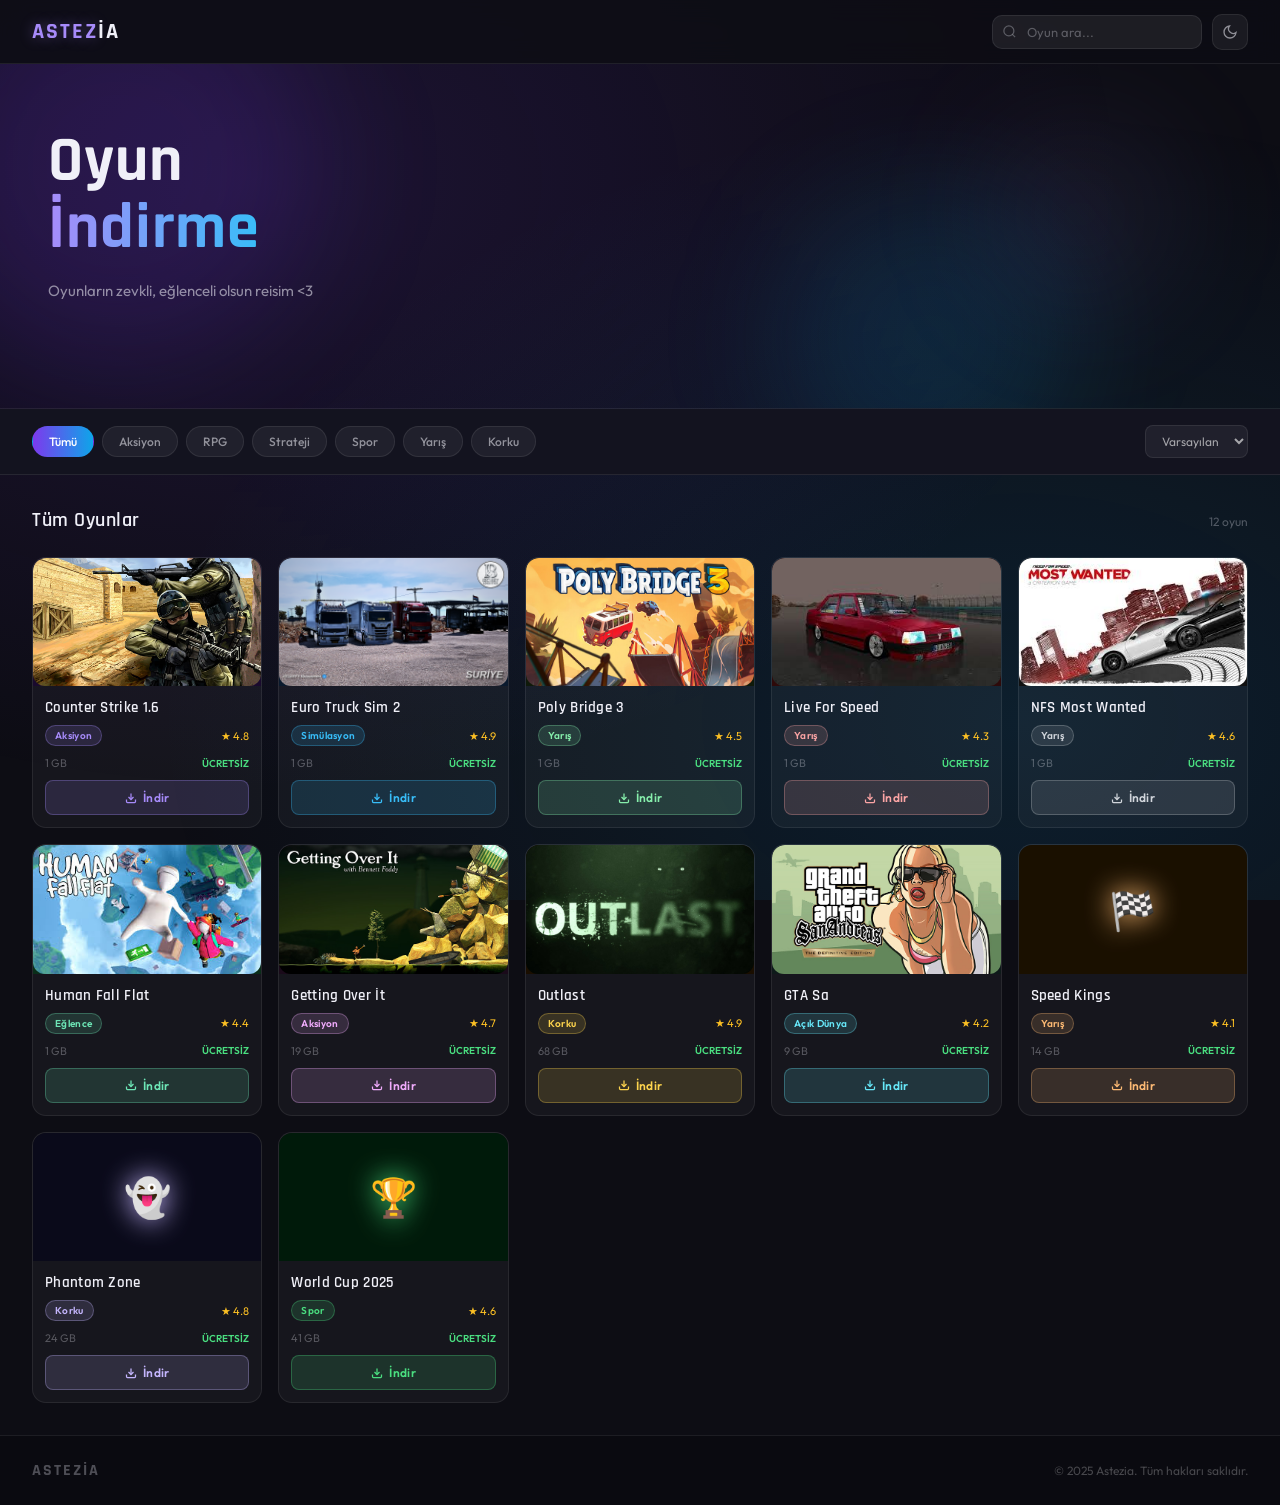
<file: index.html>
<!DOCTYPE html>
<html lang="tr">
<head>
  <meta charset="UTF-8" />
  <meta name="viewport" content="width=device-width, initial-scale=1.0" />
  <title>ASTEZİA — Oyun İndirme</title>
  <link rel="preconnect" href="https://fonts.googleapis.com" />
  <link rel="preconnect" href="https://fonts.gstatic.com" crossorigin />
  <link href="https://fonts.googleapis.com/css2?family=Rajdhani:wght@400;500;600;700&family=Outfit:wght@300;400;500;600&display=swap" rel="stylesheet" />
  <link rel="stylesheet" href="style.css" />
</head>
<body class="dark-theme">

  <!-- NAVBAR -->
  <nav class="navbar">
    <div class="nav-left">
      <button class="nav-menu-btn" aria-label="Menü">
        <span></span><span></span><span></span>
      </button>
      <div class="logo">
        <span class="logo-n">ASTEZ</span>İA<span class="logo-g"></span>
      </div>
    </div>
    <div class="nav-right">
      <div class="search-wrap">
        <svg class="search-icon" width="15" height="15" viewBox="0 0 24 24" fill="none" stroke="currentColor" stroke-width="2"><circle cx="11" cy="11" r="8"/><path d="m21 21-4.35-4.35"/></svg>
        <input type="text" id="search" class="search-input" placeholder="Oyun ara..." />
      </div>
      <button class="theme-btn dark" aria-label="Tema değiştir">
        <svg class="icon-moon" width="16" height="16" viewBox="0 0 24 24" fill="none" stroke="currentColor" stroke-width="2"><path d="M21 12.79A9 9 0 1 1 11.21 3 7 7 0 0 0 21 12.79z"/></svg>
        <svg class="icon-sun" width="16" height="16" viewBox="0 0 24 24" fill="none" stroke="currentColor" stroke-width="2"><circle cx="12" cy="12" r="5"/><line x1="12" y1="1" x2="12" y2="3"/><line x1="12" y1="21" x2="12" y2="23"/><line x1="4.22" y1="4.22" x2="5.64" y2="5.64"/><line x1="18.36" y1="18.36" x2="19.78" y2="19.78"/><line x1="1" y1="12" x2="3" y2="12"/><line x1="21" y1="12" x2="23" y2="12"/><line x1="4.22" y1="19.78" x2="5.64" y2="18.36"/><line x1="18.36" y1="5.64" x2="19.78" y2="4.22"/></svg>
      </button>
    </div>
  </nav>

  <!-- MOBILE NAV -->
  <div class="mobile-nav">
    <button class="nav-close-btn" aria-label="Kapat">✕</button>

  </div>

  <!-- HERO -->
  <section class="hero">
    <div class="hero-bg-shapes">
      <div class="shape shape-1"></div>
      <div class="shape shape-2"></div>
      <div class="shape shape-3"></div>
    </div>
    <div class="hero-content">
      
      <h1 class="hero-title">Oyun<br/><span class="hero-accent">İndirme</span></h1>
      <p class="hero-desc">Oyunların zevkli, eğlenceli olsun reisim <3 </p>
      <div class="hero-tags">
      </div>
  </section>

  <!-- FILTERS -->
  <div class="filters-bar">
    <div class="filters-scroll">
      <button class="filter-btn active" data-filter="Tümü">Tümü</button>
      <button class="filter-btn" data-filter="Aksiyon">Aksiyon</button>
      <button class="filter-btn" data-filter="RPG">RPG</button>
      <button class="filter-btn" data-filter="Strateji">Strateji</button>
      <button class="filter-btn" data-filter="Spor">Spor</button>
      <button class="filter-btn" data-filter="Yarış">Yarış</button>
      <button class="filter-btn" data-filter="Korku">Korku</button>
    </div>
    <div class="sort-wrap">
      <select id="sort-select">
        <option value="default">Varsayılan</option>
      </select>
    </div>
  </div>

  <!-- GAMES SECTION -->
  <main class="main-content">
    <div class="section-header">
      <h2 class="section-title">Tüm Oyunlar</h2>
      <span class="result-count" id="result-count">12 oyun</span>
    </div>
    <div class="games-grid" id="games-grid"></div>
  </main>

  <!-- FOOTER -->
  <footer class="footer">
    <div class="footer-logo">ASTEZİA<span></span></div>
    <p>© 2025 Astezia. Tüm hakları saklıdır.</p>
  </footer>

  <script src="script.js"></script>
</body>
</html>
</file>
<file: style.css>
/* ===========================
   NEXUS GAMES — style.css
   =========================== */

/* --- Tema Değişkenleri --- */
:root {
  --transition-theme: background-color 0.5s ease, color 0.4s ease, border-color 0.4s ease, box-shadow 0.4s ease;
}

.dark-theme {
  --bg-primary:     #0d0d14;
  --bg-secondary:   #13131f;
  --bg-card:        rgba(255,255,255,0.04);
  --bg-card-hover:  rgba(255,255,255,0.08);
  --bg-nav:         rgba(13,13,20,0.85);
  --bg-input:       rgba(255,255,255,0.07);
  --bg-filter:      rgba(255,255,255,0.06);
  --bg-filter-active: linear-gradient(90deg, #7c3aed, #0ea5e9);
  --text-primary:   #f0f0f8;
  --text-secondary: rgba(240,240,248,0.55);
  --text-muted:     rgba(240,240,248,0.3);
  --border:         rgba(255,255,255,0.08);
  --border-hover:   rgba(255,255,255,0.18);
  --accent-1:       #a78bfa;
  --accent-2:       #38bdf8;
  --hero-shape-1:   rgba(124,58,237,0.15);
  --hero-shape-2:   rgba(14,165,233,0.12);
  --hero-shape-3:   rgba(167,139,250,0.08);
  --logo-glow:      rgba(167,139,250,0.4);
  --badge-bg:       rgba(167,139,250,0.12);
  --badge-color:    #a78bfa;
  --badge-border:   rgba(167,139,250,0.25);
  --tag-bg:         rgba(255,255,255,0.07);
  --tag-color:      rgba(255,255,255,0.6);
  --btn-ghost-bg:   rgba(255,255,255,0.06);
  --btn-ghost-border: rgba(255,255,255,0.15);
  --btn-ghost-color: rgba(255,255,255,0.75);
  --footer-bg:      #0a0a10;
  --footer-color:   rgba(255,255,255,0.25);
  --mobile-nav-bg:  #13131f;
  --select-bg:      rgba(255,255,255,0.06);
  --select-color:   rgba(255,255,255,0.6);
}

.light-theme {
  --bg-primary:     #f4f4f8;
  --bg-secondary:   #eaeaf0;
  --bg-card:        rgba(255,255,255,0.85);
  --bg-card-hover:  rgba(255,255,255,1);
  --bg-nav:         rgba(244,244,248,0.9);
  --bg-input:       rgba(0,0,0,0.05);
  --bg-filter:      rgba(0,0,0,0.05);
  --bg-filter-active: linear-gradient(90deg, #7c3aed, #0ea5e9);
  --text-primary:   #0d0d1a;
  --text-secondary: rgba(13,13,26,0.6);
  --text-muted:     rgba(13,13,26,0.35);
  --border:         rgba(0,0,0,0.08);
  --border-hover:   rgba(0,0,0,0.18);
  --accent-1:       #7c3aed;
  --accent-2:       #0ea5e9;
  --hero-shape-1:   rgba(124,58,237,0.1);
  --hero-shape-2:   rgba(14,165,233,0.08);
  --hero-shape-3:   rgba(167,139,250,0.06);
  --logo-glow:      rgba(124,58,237,0.3);
  --badge-bg:       rgba(124,58,237,0.1);
  --badge-color:    #7c3aed;
  --badge-border:   rgba(124,58,237,0.2);
  --tag-bg:         rgba(0,0,0,0.06);
  --tag-color:      rgba(13,13,26,0.6);
  --btn-ghost-bg:   rgba(0,0,0,0.04);
  --btn-ghost-border: rgba(0,0,0,0.12);
  --btn-ghost-color: rgba(13,13,26,0.7);
  --footer-bg:      #e4e4ec;
  --footer-color:   rgba(13,13,26,0.35);
  --mobile-nav-bg:  #eaeaf0;
  --select-bg:      rgba(0,0,0,0.05);
  --select-color:   rgba(13,13,26,0.6);
}

/* --- Reset & Base --- */
*, *::before, *::after {
  box-sizing: border-box;
  margin: 0;
  padding: 0;
  transition: var(--transition-theme);
}

/* Gradient geçişi için özel çözüm */
body::before {
  content: "";
  position: fixed;
  inset: 0;
  z-index: -1;
  background: radial-gradient(ellipse at 20% 20%, var(--hero-shape-1), transparent 60%),
              radial-gradient(ellipse at 80% 80%, var(--hero-shape-2), transparent 60%);
  transition: opacity 0.5s ease;
  pointer-events: none;
}

@media (prefers-reduced-motion: reduce) {
  *, *::before, *::after { transition: none !important; }
}

html { scroll-behavior: smooth; }

body {
  font-family: 'Outfit', sans-serif;
  background-color: var(--bg-primary);
  color: var(--text-primary);
  min-height: 100vh;
  overflow-x: hidden;
}

/* --- NAVBAR --- */
.navbar {
  display: flex;
  align-items: center;
  justify-content: space-between;
  padding: 0 2rem;
  height: 64px;
  background: var(--bg-nav);
  border-bottom: 0.5px solid var(--border);
  position: sticky;
  top: 0;
  z-index: 100;
  backdrop-filter: blur(12px);
  -webkit-backdrop-filter: blur(12px);
}

.nav-left { display: flex; align-items: center; gap: 14px; }

.logo {
  font-family: 'Rajdhani', sans-serif;
  font-size: 22px;
  font-weight: 700;
  letter-spacing: 2px;
  color: var(--text-primary);
}

.logo-n { color: var(--accent-1); text-shadow: 0 0 14px var(--logo-glow); }
.logo-g { color: var(--accent-2); margin-left: 4px; }

.nav-center {
  display: flex;
  align-items: center;
  gap: 6px;
}

.nav-link {
  font-size: 13px;
  font-weight: 500;
  color: var(--text-secondary);
  text-decoration: none;
  padding: 6px 12px;
  border-radius: 8px;
  border: 0.5px solid transparent;
}

.nav-link:hover {
  color: var(--text-primary);
  background: var(--bg-filter);
  border-color: var(--border);
}

.nav-link.active {
  color: var(--accent-1);
  background: var(--badge-bg);
  border-color: var(--badge-border);
}

.nav-right { display: flex; align-items: center; gap: 10px; }

/* Search */
.search-wrap {
  position: relative;
  display: flex;
  align-items: center;
}

.search-icon {
  position: absolute;
  left: 10px;
  color: var(--text-muted);
  pointer-events: none;
  flex-shrink: 0;
}

.search-input {
  background: var(--bg-input);
  border: 0.5px solid var(--border);
  border-radius: 10px;
  padding: 8px 12px 8px 34px;
  color: var(--text-primary);
  font-family: 'Outfit', sans-serif;
  font-size: 13px;
  width: 210px;
  outline: none;
}

.search-input::placeholder { color: var(--text-muted); }

.search-input:focus {
  border-color: var(--accent-1);
  background: var(--bg-card-hover);
  box-shadow: 0 0 0 3px rgba(124,58,237,0.1);
}

/* Theme button */
.theme-btn {
  width: 36px;
  height: 36px;
  border-radius: 10px;
  border: 0.5px solid var(--border);
  background: var(--bg-filter);
  color: var(--text-secondary);
  cursor: pointer;
  display: flex;
  align-items: center;
  justify-content: center;
  flex-shrink: 0;
}

.theme-btn:hover {
  color: var(--text-primary);
  border-color: var(--border-hover);
}

.theme-btn.dark .icon-sun  { display: none; }
.theme-btn.dark .icon-moon { display: block; }
.theme-btn.light .icon-moon { display: none; }
.theme-btn.light .icon-sun  { display: block; }

/* Nav menu btn */
.nav-menu-btn {
  display: none;
  flex-direction: column;
  gap: 4px;
  background: none;
  border: none;
  cursor: pointer;
  padding: 4px;
}

.nav-menu-btn span {
  display: block;
  width: 20px;
  height: 2px;
  background: var(--text-secondary);
  border-radius: 2px;
}

/* Mobile nav */
.mobile-nav {
  display: none;
  flex-direction: column;
  gap: 4px;
  position: fixed;
  top: 0;
  left: -260px;
  width: 260px;
  height: 100vh;
  background: var(--mobile-nav-bg);
  border-right: 0.5px solid var(--border);
  padding: 1.5rem;
  z-index: 200;
  transition: left 0.3s ease, background-color 0.5s ease !important;
}

.mobile-nav.active { left: 0; }

.mobile-nav a {
  color: var(--text-secondary);
  text-decoration: none;
  font-size: 15px;
  font-weight: 500;
  padding: 10px 12px;
  border-radius: 8px;
}

.mobile-nav a:hover {
  color: var(--text-primary);
  background: var(--bg-filter);
}

.nav-close-btn {
  background: none;
  border: none;
  color: var(--text-secondary);
  font-size: 18px;
  cursor: pointer;
  align-self: flex-end;
  padding: 4px 8px;
  margin-bottom: 1rem;
}

/* --- HERO --- */
.hero {
  position: relative;
  overflow: hidden;
  display: flex;
  align-items: center;
  justify-content: space-between;
  padding: 4rem 3rem 3.5rem;
  gap: 2rem;
  border-bottom: 0.5px solid var(--border);
}

.hero-bg-shapes {
  position: absolute;
  inset: 0;
  pointer-events: none;
  z-index: 0;
}

.shape {
  position: absolute;
  border-radius: 50%;
  filter: blur(60px);
  pointer-events: none;
}

.shape-1 {
  width: 400px; height: 400px;
  background: var(--hero-shape-1);
  top: -100px; left: -80px;
}

.shape-2 {
  width: 300px; height: 300px;
  background: var(--hero-shape-2);
  bottom: -80px; right: 200px;
}

.shape-3 {
  width: 200px; height: 200px;
  background: var(--hero-shape-3);
  top: 50px; right: 100px;
}

.hero-content {
  position: relative;
  z-index: 1;
  max-width: 520px;
}

.hero-badge {
  display: inline-flex;
  align-items: center;
  gap: 8px;
  background: var(--badge-bg);
  color: var(--badge-color);
  border: 0.5px solid var(--badge-border);
  font-size: 12px;
  font-weight: 600;
  padding: 5px 12px;
  border-radius: 20px;
  margin-bottom: 1.25rem;
  letter-spacing: 0.5px;
}

.badge-dot {
  width: 6px;
  height: 6px;
  background: var(--badge-color);
  border-radius: 50%;
  animation: pulse 2s infinite;
}

@keyframes pulse {
  0%, 100% { opacity: 1; transform: scale(1); }
  50%       { opacity: 0.5; transform: scale(0.8); }
}

.hero-title {
  font-family: 'Rajdhani', sans-serif;
  font-size: clamp(2.5rem, 5vw, 4rem);
  font-weight: 700;
  line-height: 1.05;
  margin-bottom: 1rem;
  color: var(--text-primary);
  letter-spacing: 1px;
}

.hero-accent {
  background: linear-gradient(90deg, var(--accent-1), var(--accent-2));
  -webkit-background-clip: text;
  -webkit-text-fill-color: transparent;
  background-clip: text;
}

.hero-desc {
  font-size: 15px;
  color: var(--text-secondary);
  line-height: 1.7;
  margin-bottom: 1.25rem;
  max-width: 420px;
}

.hero-tags {
  display: flex;
  gap: 8px;
  flex-wrap: wrap;
  margin-bottom: 1.75rem;
}

.tag {
  font-size: 11px;
  font-weight: 500;
  padding: 4px 10px;
  border-radius: 20px;
  background: var(--tag-bg);
  color: var(--tag-color);
  border: 0.5px solid var(--border);
  letter-spacing: 0.3px;
}

.hero-actions {
  display: flex;
  align-items: center;
  gap: 12px;
  flex-wrap: wrap;
}

.btn-primary {
  display: inline-flex;
  align-items: center;
  gap: 8px;
  padding: 12px 24px;
  background: linear-gradient(90deg, #7c3aed, #0ea5e9);
  border: none;
  border-radius: 12px;
  color: #fff;
  font-family: 'Outfit', sans-serif;
  font-size: 14px;
  font-weight: 600;
  cursor: pointer;
  letter-spacing: 0.3px;
}

.btn-primary:hover {
  transform: translateY(-2px);
  box-shadow: 0 8px 24px rgba(124,58,237,0.35);
}

.btn-primary:active { transform: translateY(0); }

.btn-ghost {
  display: inline-flex;
  align-items: center;
  gap: 8px;
  padding: 12px 20px;
  background: var(--btn-ghost-bg);
  border: 0.5px solid var(--btn-ghost-border);
  border-radius: 12px;
  color: var(--btn-ghost-color);
  font-family: 'Outfit', sans-serif;
  font-size: 14px;
  font-weight: 500;
  cursor: pointer;
}

.btn-ghost:hover {
  background: var(--bg-filter);
  border-color: var(--border-hover);
  color: var(--text-primary);
}

.hero-size {
  font-size: 12px;
  color: var(--text-muted);
  font-weight: 500;
}

/* Hero Visual */
.hero-visual {
  position: relative;
  z-index: 1;
  flex-shrink: 0;
}

.hero-card-3d {
  width: 200px;
  height: 260px;
  perspective: 600px;
}

.hc-inner {
  width: 100%;
  height: 100%;
  background: linear-gradient(145deg, #1a0a2e, #0c1a2e);
  border: 0.5px solid rgba(167,139,250,0.2);
  border-radius: 16px;
  display: flex;
  flex-direction: column;
  align-items: center;
  justify-content: center;
  gap: 12px;
  position: relative;
  overflow: hidden;
  transition: transform 0.3s ease, box-shadow 0.3s ease;
}

.hc-inner:hover {
  transform: rotateY(-8deg) rotateX(4deg) scale(1.03);
  box-shadow: 8px 16px 40px rgba(124,58,237,0.3);
}

.hc-glow {
  position: absolute;
  width: 180px;
  height: 180px;
  background: radial-gradient(circle, rgba(124,58,237,0.2), transparent 70%);
  top: -40px;
  border-radius: 50%;
  pointer-events: none;
}

.hc-icon { color: rgba(167,139,250,0.6); }

.hc-label {
  font-family: 'Rajdhani', sans-serif;
  font-size: 13px;
  font-weight: 600;
  color: rgba(255,255,255,0.7);
  text-align: center;
  padding: 0 12px;
  letter-spacing: 0.5px;
}

.hc-rating {
  font-size: 12px;
  color: #fbbf24;
}

.hc-rating span { color: rgba(255,255,255,0.4); }

/* --- FILTERS BAR --- */
.filters-bar {
  display: flex;
  align-items: center;
  justify-content: space-between;
  padding: 1rem 2rem;
  border-bottom: 0.5px solid var(--border);
  gap: 12px;
  background: var(--bg-secondary);
}

.filters-scroll {
  display: flex;
  gap: 8px;
  overflow-x: auto;
  scrollbar-width: none;
  flex: 1;
}

.filters-scroll::-webkit-scrollbar { display: none; }

.filter-btn {
  padding: 7px 16px;
  border-radius: 20px;
  border: 0.5px solid var(--border);
  background: var(--bg-filter);
  color: var(--text-secondary);
  font-family: 'Outfit', sans-serif;
  font-size: 12px;
  font-weight: 500;
  cursor: pointer;
  white-space: nowrap;
  flex-shrink: 0;
}

.filter-btn:hover {
  border-color: var(--border-hover);
  color: var(--text-primary);
}

.filter-btn.active {
  background: linear-gradient(90deg, #7c3aed, #0ea5e9);
  border-color: transparent;
  color: #fff;
}

.sort-wrap select {
  background: var(--select-bg);
  border: 0.5px solid var(--border);
  border-radius: 8px;
  color: var(--select-color);
  font-family: 'Outfit', sans-serif;
  font-size: 12px;
  padding: 7px 12px;
  outline: none;
  cursor: pointer;
}

/* --- MAIN CONTENT --- */
.main-content {
  padding: 2rem;
  min-height: 400px;
}

.section-header {
  display: flex;
  align-items: baseline;
  justify-content: space-between;
  margin-bottom: 1.5rem;
}

.section-title {
  font-family: 'Rajdhani', sans-serif;
  font-size: 20px;
  font-weight: 600;
  color: var(--text-primary);
  letter-spacing: 0.5px;
}

.result-count {
  font-size: 12px;
  color: var(--text-muted);
}

/* Games Grid */
.games-grid {
  display: grid;
  grid-template-columns: repeat(auto-fill, minmax(200px, 1fr));
  gap: 16px;
}

/* Game Card */
.game-card {
  background: var(--bg-card);
  border: 0.5px solid var(--border);
  border-radius: 14px;
  overflow: hidden;
  cursor: pointer;
  animation: fadeIn 0.3s ease both;
}

@keyframes fadeIn {
  from { opacity: 0; transform: translateY(10px); }
  to   { opacity: 1; transform: translateY(0); }
}

.game-card:hover {
  background: var(--bg-card-hover);
  border-color: var(--border-hover);
  transform: translateY(-5px);
  box-shadow: 0 12px 32px rgba(0,0,0,0.2);
}

.card-thumb {
  width: 100%;
  aspect-ratio: 16/9;
  display: flex;
  align-items: center;
  justify-content: center;
  position: relative;
  overflow: hidden;
  font-size: 38px;
}

.card-body { padding: 12px; }

.card-title {
  font-family: 'Rajdhani', sans-serif;
  font-size: 15px;
  font-weight: 600;
  color: var(--text-primary);
  margin-bottom: 8px;
  white-space: nowrap;
  overflow: hidden;
  text-overflow: ellipsis;
  letter-spacing: 0.3px;
}

.card-meta {
  display: flex;
  align-items: center;
  justify-content: space-between;
  margin-bottom: 10px;
}

.card-genre {
  font-size: 10px;
  font-weight: 600;
  padding: 3px 9px;
  border-radius: 20px;
  letter-spacing: 0.3px;
}

.card-rating {
  font-size: 11px;
  color: #fbbf24;
}

.card-bottom {
  display: flex;
  align-items: center;
  justify-content: space-between;
  margin-bottom: 10px;
}

.card-size {
  font-size: 11px;
  color: var(--text-muted);
}

.card-free {
  font-size: 10px;
  color: #4ade80;
  font-weight: 600;
}

/* Download button */
.dl-btn {
  width: 100%;
  padding: 9px;
  border-radius: 8px;
  border: 0.5px solid;
  font-family: 'Outfit', sans-serif;
  font-size: 12px;
  font-weight: 600;
  cursor: pointer;
  display: flex;
  align-items: center;
  justify-content: center;
  gap: 6px;
  letter-spacing: 0.3px;
}

.dl-btn:hover { opacity: 0.8; transform: scale(0.98); }
.dl-btn:disabled { opacity: 0.5; cursor: not-allowed; transform: none; }

/* Progress overlay */
.progress-overlay {
  display: none;
  position: absolute;
  inset: 0;
  background: rgba(0,0,0,0.75);
  flex-direction: column;
  align-items: center;
  justify-content: center;
  gap: 8px;
  backdrop-filter: blur(4px);
}

.progress-overlay.show { display: flex; }

.progress-track {
  width: 75%;
  height: 4px;
  background: rgba(255,255,255,0.15);
  border-radius: 2px;
  overflow: hidden;
}

.progress-fill {
  height: 100%;
  background: linear-gradient(90deg, #7c3aed, #38bdf8);
  border-radius: 2px;
  width: 0%;
  transition: width 0.1s linear !important;
}

.progress-pct {
  font-size: 11px;
  color: rgba(255,255,255,0.8);
  font-weight: 600;
}

/* Empty state */
.empty-state {
  grid-column: 1 / -1;
  text-align: center;
  padding: 4rem 2rem;
  color: var(--text-muted);
}

.empty-state svg { margin-bottom: 1rem; opacity: 0.3; }
.empty-state p { font-size: 14px; }

/* --- FOOTER --- */
.footer {
  background: var(--footer-bg);
  border-top: 0.5px solid var(--border);
  padding: 1.5rem 2rem;
  display: flex;
  align-items: center;
  justify-content: space-between;
  gap: 1rem;
}

.footer-logo {
  font-family: 'Rajdhani', sans-serif;
  font-size: 16px;
  font-weight: 700;
  color: var(--text-muted);
  letter-spacing: 2px;
}

.footer-logo span { color: var(--accent-2); margin-left: 2px; }

.footer p {
  font-size: 12px;
  color: var(--footer-color);
}

/* --- RESPONSIVE --- */
@media (max-width: 900px) {
  .nav-center { display: none; }
  .nav-menu-btn { display: flex; }
  .mobile-nav { display: flex; }
  .hero { padding: 2.5rem 1.5rem; }
  .hero-visual { display: none; }
  .main-content { padding: 1.5rem; }
  .filters-bar { padding: 0.75rem 1.5rem; }
}

@media (max-width: 600px) {
  .navbar { padding: 0 1rem; }
  .search-input { width: 150px; }
  .hero-title { font-size: 2.2rem; }
  .games-grid { grid-template-columns: repeat(auto-fill, minmax(160px, 1fr)); gap: 12px; }
  .main-content { padding: 1rem; }
  .footer { flex-direction: column; text-align: center; }
}
</file>
